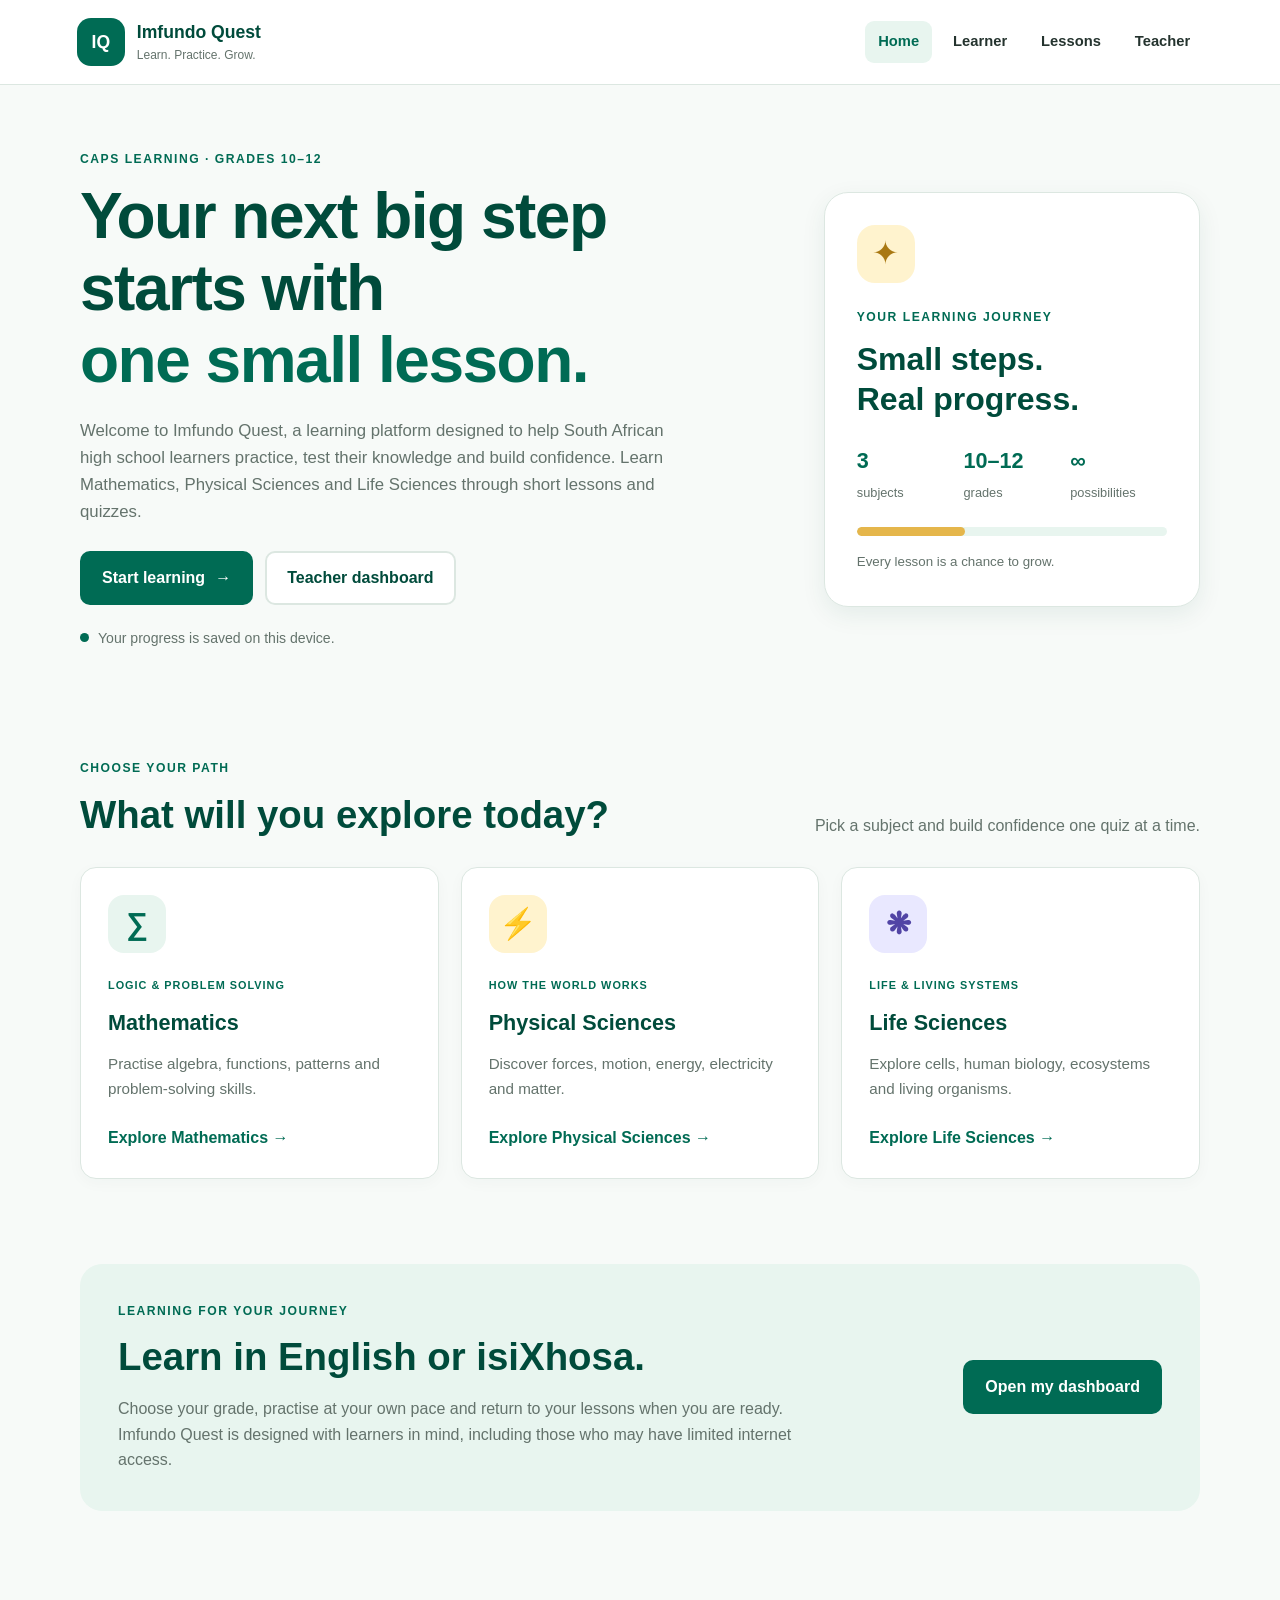
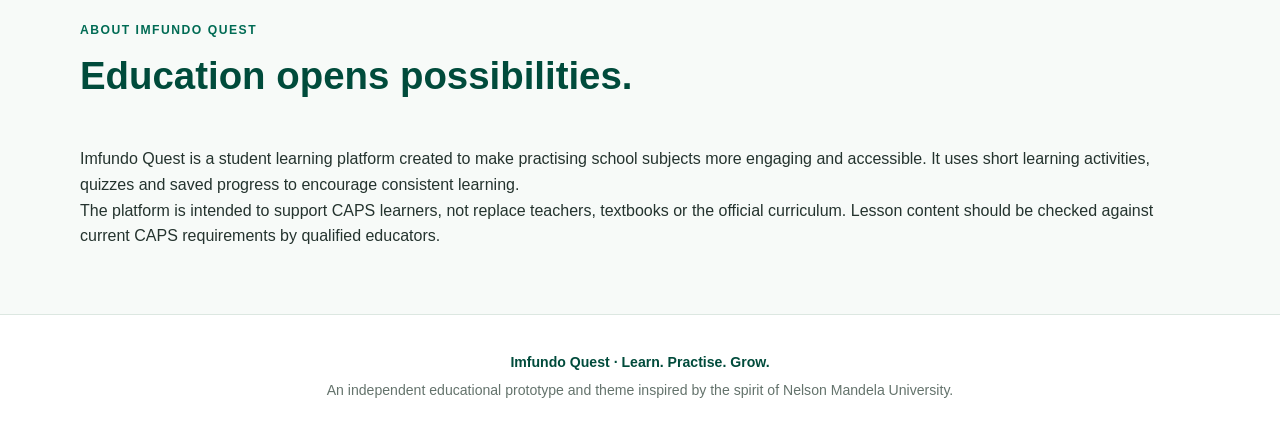
<file: index.html>
<!doctype html>
<html lang="en">
<head>
  <meta charset="utf-8">
  <meta name="viewport" content="width=device-width, initial-scale=1">
  <meta name="theme-color" content="#006b54">

  <meta
    name="description"
    content="Imfundo Quest is a CAPS learning platform helping Grade 10, 11 and 12 learners practise and grow."
  >

  <title>Imfundo Quest | Learn. Practise. Grow.</title>

  <!-- Link the stylesheet -->
  <link rel="stylesheet" href="style.css">

  <!-- App installation information -->
  <link rel="manifest" href="manifest.json">

  <!-- JavaScript files -->
  <script src="/js/storage.js" defer></script>
  <script src="/js/app.js" defer></script>
</head>

<body>
  <!-- Website header and navigation -->
  <header class="site-header">
    <a class="brand" href="index.html" aria-label="Imfundo Quest home">
      <span class="brand-mark" aria-hidden="true">IQ</span>

      <span>
        Imfundo Quest
        <small>Learn. Practice. Grow.</small>
      </span>
    </a>

    <nav aria-label="Main navigation">
      <a class="active" href="index.html" aria-current="page">Home</a>
      <a href="Pages/learner.html">Learner</a>
      <a href="Pages/lessons.html">Lessons</a>
      <a href="Pages/teacher.html">Teacher</a>
    </nav>
  </header>

  <!-- Main homepage content -->
  <main class="container">

    <!-- Welcome section -->
    <section class="hero" aria-labelledby="hero-title">
      <div class="hero-copy">
        <p class="eyebrow">CAPS LEARNING · GRADES 10–12</p>

        <h1 id="hero-title">
          Your next big step starts with
          <span>one small lesson.</span>
        </h1>

        <p>
          Welcome to Imfundo Quest, a learning platform designed to help
          South African high school learners practice, test their knowledge
          and build confidence. Learn Mathematics, Physical Sciences and
          Life Sciences through short lessons and quizzes.
        </p>

        <div class="hero-actions">
          <a class="button button-primary" href="Pages/learner.html">
            Start learning <span aria-hidden="true">→</span>
          </a>

          <a class="button button-light" href="Pages/teacher.html">
            Teacher dashboard
          </a>
        </div>

        <p class="hero-note">
          <span class="status-dot" aria-hidden="true"></span>
          Your progress is saved on this device.
        </p>
      </div>

      <!-- Learning journey card -->
      <aside class="hero-card" aria-label="Learning journey overview">
        <div class="sun-icon" aria-hidden="true">✦</div>

        <p class="eyebrow">YOUR LEARNING JOURNEY</p>

        <h2>Small steps.<br>Real progress.</h2>

        <div class="mini-stats">
          <div>
            <strong>3</strong>
            <span>subjects</span>
          </div>

          <div>
            <strong>10–12</strong>
            <span>grades</span>
          </div>

          <div>
            <strong>∞</strong>
            <span>possibilities</span>
          </div>
        </div>

        <div class="progress-track" aria-hidden="true">
          <span style="width: 35%"></span>
        </div>

        <small>Every lesson is a chance to grow.</small>
      </aside>
    </section>

    <!-- Subject selection -->
    <section class="section" aria-labelledby="subjects-title">
      <div class="section-heading">
        <div>
          <p class="eyebrow">CHOOSE YOUR PATH</p>
          <h2 id="subjects-title">What will you explore today?</h2>
        </div>

        <p>
          Pick a subject and build confidence one quiz at a time.
        </p>
      </div>

      <div class="subject-grid">

        <!-- Mathematics -->
        <article class="subject-card math-card">
          <div class="subject-symbol" aria-hidden="true">∑</div>

          <p class="eyebrow">LOGIC &amp; PROBLEM SOLVING</p>

          <h3>Mathematics</h3>

          <p>
            Practise algebra, functions, patterns and problem-solving skills.
          </p>

          <a href="Pages/lessons.html?subject=mathematics">
            Explore Mathematics →
          </a>
        </article>

        <!-- Physical Sciences -->
        <article class="subject-card physics-card">
          <div class="subject-symbol" aria-hidden="true">⚡</div>

          <p class="eyebrow">HOW THE WORLD WORKS</p>

          <h3>Physical Sciences</h3>

          <p>
            Discover forces, motion, energy, electricity and matter.
          </p>

          <a href="Pages/lessons.html?subject=physical-sciences">
            Explore Physical Sciences →
          </a>
        </article>

        <!-- Life Sciences -->
        <article class="subject-card life-card">
          <div class="subject-symbol" aria-hidden="true">❋</div>

          <p class="eyebrow">LIFE &amp; LIVING SYSTEMS</p>

          <h3>Life Sciences</h3>

          <p>
            Explore cells, human biology, ecosystems and living organisms.
          </p>

          <a href="Pages/lessons.html?subject=life-sciences">
            Explore Life Sciences →
          </a>
        </article>

      </div>
    </section>

    <!-- Language and learning information -->
    <section class="callout" aria-labelledby="language-title">
      <div>
        <p class="eyebrow">LEARNING FOR YOUR JOURNEY</p>

        <h2 id="language-title">Learn in English or isiXhosa.</h2>

        <p>
          Choose your grade, practise at your own pace and return to your
          lessons when you are ready. Imfundo Quest is designed with
          learners in mind, including those who may have limited internet
          access.
        </p>
      </div>

      <a class="button button-primary" href="Pages/learner.html">
        Open my dashboard
      </a>
    </section>

    <!-- About the platform -->
    <section class="section" aria-labelledby="about-title">
      <div class="section-heading">
        <div>
          <p class="eyebrow">ABOUT IMFUNDO QUEST</p>
          <h2 id="about-title">Education opens possibilities.</h2>
        </div>
      </div>

      <p>
        Imfundo Quest is a student learning platform created to make
        practising school subjects more engaging and accessible. It uses
        short learning activities, quizzes and saved progress to encourage
        consistent learning.
      </p>

      <p>
        The platform is intended to support CAPS learners, not replace
        teachers, textbooks or the official curriculum. Lesson content
        should be checked against current CAPS requirements by qualified
        educators.
      </p>
    </section>

  </main>

  <!-- Footer -->
  <footer class="site-footer">
    <p>
      Imfundo Quest · Learn. Practise. Grow.
    </p>

    <p>
      An independent educational prototype and theme inspired by the spirit of
      Nelson Mandela University.
    </p>
  </footer>
</body>
</html>
</file>
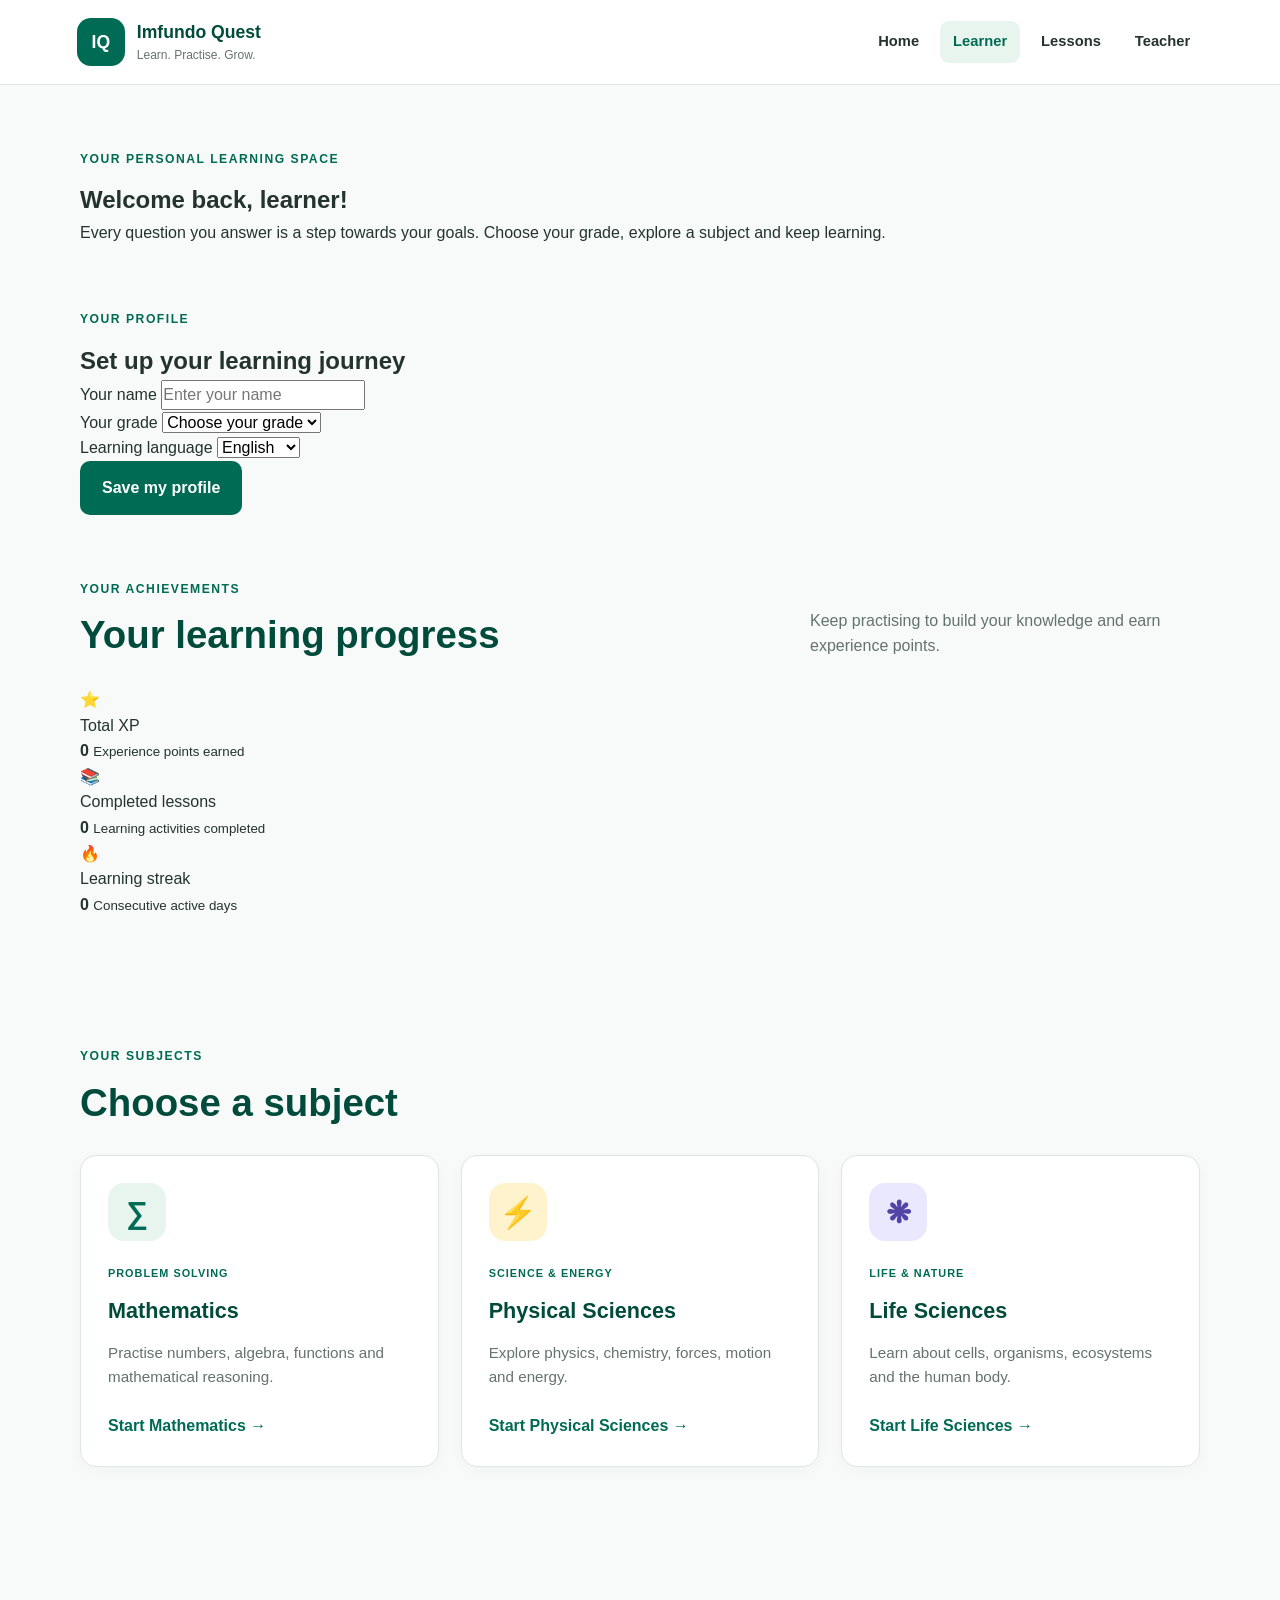
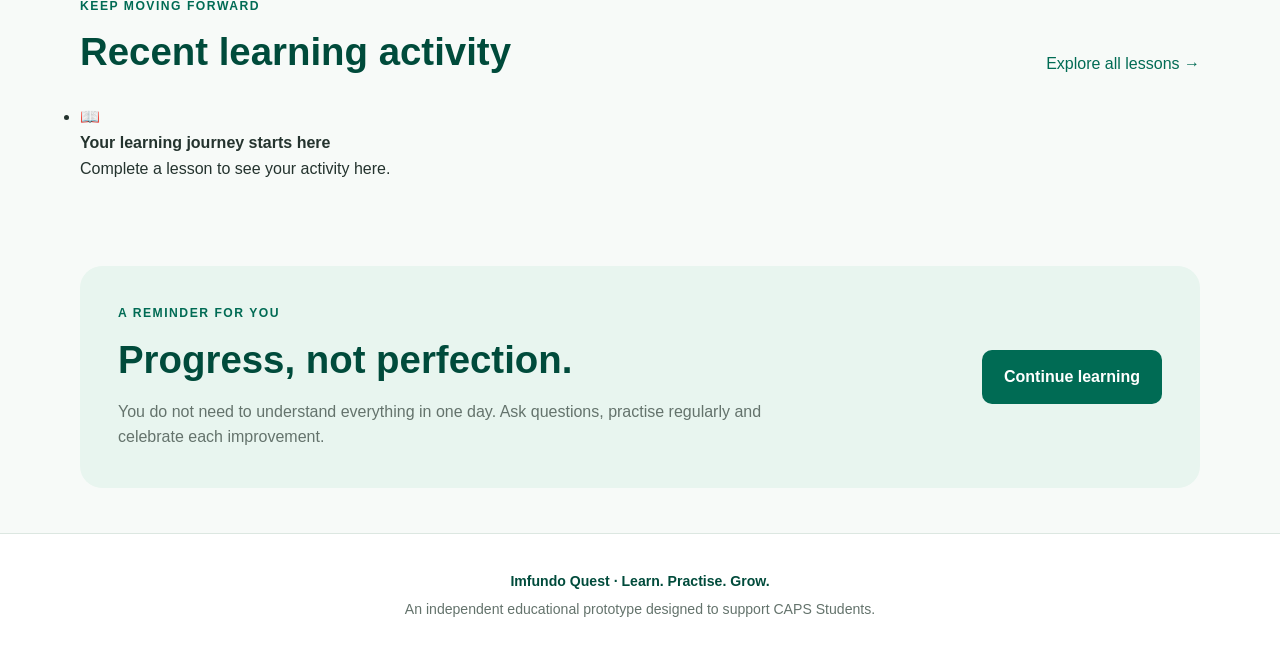
<file: Pages/learner.html>
<!doctype html>
<html lang="en">
<head>
  <meta charset="utf-8">
  <meta name="viewport" content="width=device-width, initial-scale=1">
  <meta name="theme-color" content="#006b54">

  <meta
    name="description"
    content="Your personal Imfundo Quest learning dashboard."
  >

  <title>Learner Dashboard | Imfundo Quest</title>

  <link rel="stylesheet" href="../style.css">

  <link rel="manifest" href="../manifest.json">

  <script src="/js/storage.js"></script>
  <script src="/js/app.js"></script>
</head>

<body>
  <!-- Header -->
  <header class="site-header">
    <a class="brand" href="/index.html" aria-label="Imfundo Quest home">
      <span class="brand-mark" aria-hidden="true">IQ</span>

      <span>
        Imfundo Quest
        <small>Learn. Practise. Grow.</small>
      </span>
    </a>

    <nav aria-label="Main navigation">
      <a href="/index.html">Home</a>
      <a class="active" href="learner.html" aria-current="page">Learner</a>
      <a href="lessons.html">Lessons</a>
      <a href="teacher.html">Teacher</a>
    </nav>
  </header>

  <main class="container">
    <!-- Welcome section -->
    <section class="section" aria-labelledby="welcome-title">
      <p class="eyebrow">YOUR PERSONAL LEARNING SPACE</p>

      <h1 id="welcome-title">
        Welcome back, learner!
      </h1>

      <p>
        Every question you answer is a step towards your goals.
        Choose your grade, explore a subject and keep learning.
      </p>
    </section>

    <!-- Learner profile -->
    <section class="learner-panel" aria-labelledby="profile-title">
      <div class="panel-heading">
        <div>
          <p class="eyebrow">YOUR PROFILE</p>
          <h2 id="profile-title">Set up your learning journey</h2>
        </div>
      </div>

      <form id="learner-profile-form">
        <div class="form-grid">
          <div class="form-group">
            <label for="learner-name">Your name</label>

            <input
              type="text"
              id="learner-name"
              name="learnerName"
              placeholder="Enter your name"
              autocomplete="given-name"
              maxlength="60"
              required
            >
          </div>

          <div class="form-group">
            <label for="learner-grade">Your grade</label>

            <select id="learner-grade" name="grade" required>
              <option value="">Choose your grade</option>
              <option value="10">Grade 10</option>
              <option value="11">Grade 11</option>
              <option value="12">Grade 12</option>
            </select>
          </div>

          <div class="form-group">
            <label for="learner-language">Learning language</label>

            <select id="learner-language" name="language" required>
              <option value="en">English</option>
              <option value="xh">isiXhosa</option>
            </select>
          </div>
        </div>

        <button class="button button-primary" type="submit">
          Save my profile
        </button>

        <p
          id="profile-message"
          class="form-message"
          role="status"
          aria-live="polite"
        ></p>
      </form>
    </section>

    <!-- Progress dashboard -->
    <section class="section" aria-labelledby="progress-title">
      <div class="section-heading">
        <div>
          <p class="eyebrow">YOUR ACHIEVEMENTS</p>
          <h2 id="progress-title">Your learning progress</h2>
        </div>

        <p>
          Keep practising to build your knowledge and earn experience points.
        </p>
      </div>

      <div class="learner-stats">
        <article class="stat-card">
          <span class="stat-icon" aria-hidden="true">⭐</span>
          <p>Total XP</p>
          <strong id="learner-xp">0</strong>
          <small>Experience points earned</small>
        </article>

        <article class="stat-card">
          <span class="stat-icon" aria-hidden="true">📚</span>
          <p>Completed lessons</p>
          <strong id="completed-lessons">0</strong>
          <small>Learning activities completed</small>
        </article>

        <article class="stat-card">
          <span class="stat-icon" aria-hidden="true">🔥</span>
          <p>Learning streak</p>
          <strong id="learning-streak">0</strong>
          <small>Consecutive active days</small>
        </article>
      </div>
    </section>

    <!-- Subjects -->
    <section class="section" aria-labelledby="subjects-title">
      <div class="section-heading">
        <div>
          <p class="eyebrow">YOUR SUBJECTS</p>
          <h2 id="subjects-title">Choose a subject</h2>
        </div>
      </div>

      <div class="subject-grid">
        <article class="subject-card">
          <div class="subject-symbol" aria-hidden="true">∑</div>

          <p class="eyebrow">PROBLEM SOLVING</p>
          <h3>Mathematics</h3>

          <p>
            Practise numbers, algebra, functions and mathematical reasoning.
          </p>

          <a href="lessons.html?subject=mathematics">
            Start Mathematics →
          </a>
        </article>

        <article class="subject-card physics-card">
          <div class="subject-symbol" aria-hidden="true">⚡</div>

          <p class="eyebrow">SCIENCE &amp; ENERGY</p>
          <h3>Physical Sciences</h3>

          <p>
            Explore physics, chemistry, forces, motion and energy.
          </p>

          <a href="lessons.html?subject=physical-sciences">
            Start Physical Sciences →
          </a>
        </article>

        <article class="subject-card life-card">
          <div class="subject-symbol" aria-hidden="true">❋</div>

          <p class="eyebrow">LIFE &amp; NATURE</p>
          <h3>Life Sciences</h3>

          <p>
            Learn about cells, organisms, ecosystems and the human body.
          </p>

          <a href="lessons.html?subject=life-sciences">
            Start Life Sciences →
          </a>
        </article>
      </div>
    </section>

    <!-- Recent activity -->
    <section class="section" aria-labelledby="activity-title">
      <div class="section-heading">
        <div>
          <p class="eyebrow">KEEP MOVING FORWARD</p>
          <h2 id="activity-title">Recent learning activity</h2>
        </div>

        <a href="lessons.html">Explore all lessons →</a>
      </div>

      <div class="activity-panel">
        <ul id="recent-activity" aria-live="polite">
          <li>
            <span class="activity-icon" aria-hidden="true">📖</span>

            <div>
              <strong>Your learning journey starts here</strong>
              <p>Complete a lesson to see your activity here.</p>
            </div>
          </li>
        </ul>
      </div>
    </section>

    <!-- Learning encouragement -->
    <section class="callout" aria-labelledby="motivation-title">
      <div>
        <p class="eyebrow">A REMINDER FOR YOU</p>

        <h2 id="motivation-title">Progress, not perfection.</h2>

        <p>
          You do not need to understand everything in one day.
          Ask questions, practise regularly and celebrate each improvement.
        </p>
      </div>

      <a class="button button-primary" href="lessons.html">
        Continue learning
      </a>
    </section>
  </main>

  <!-- Footer -->
  <footer class="site-footer">
    <p>Imfundo Quest · Learn. Practise. Grow.</p>

    <p>
      An independent educational prototype designed to support
      CAPS Students.
    </p>
  </footer>
</body>
</html>
</file>
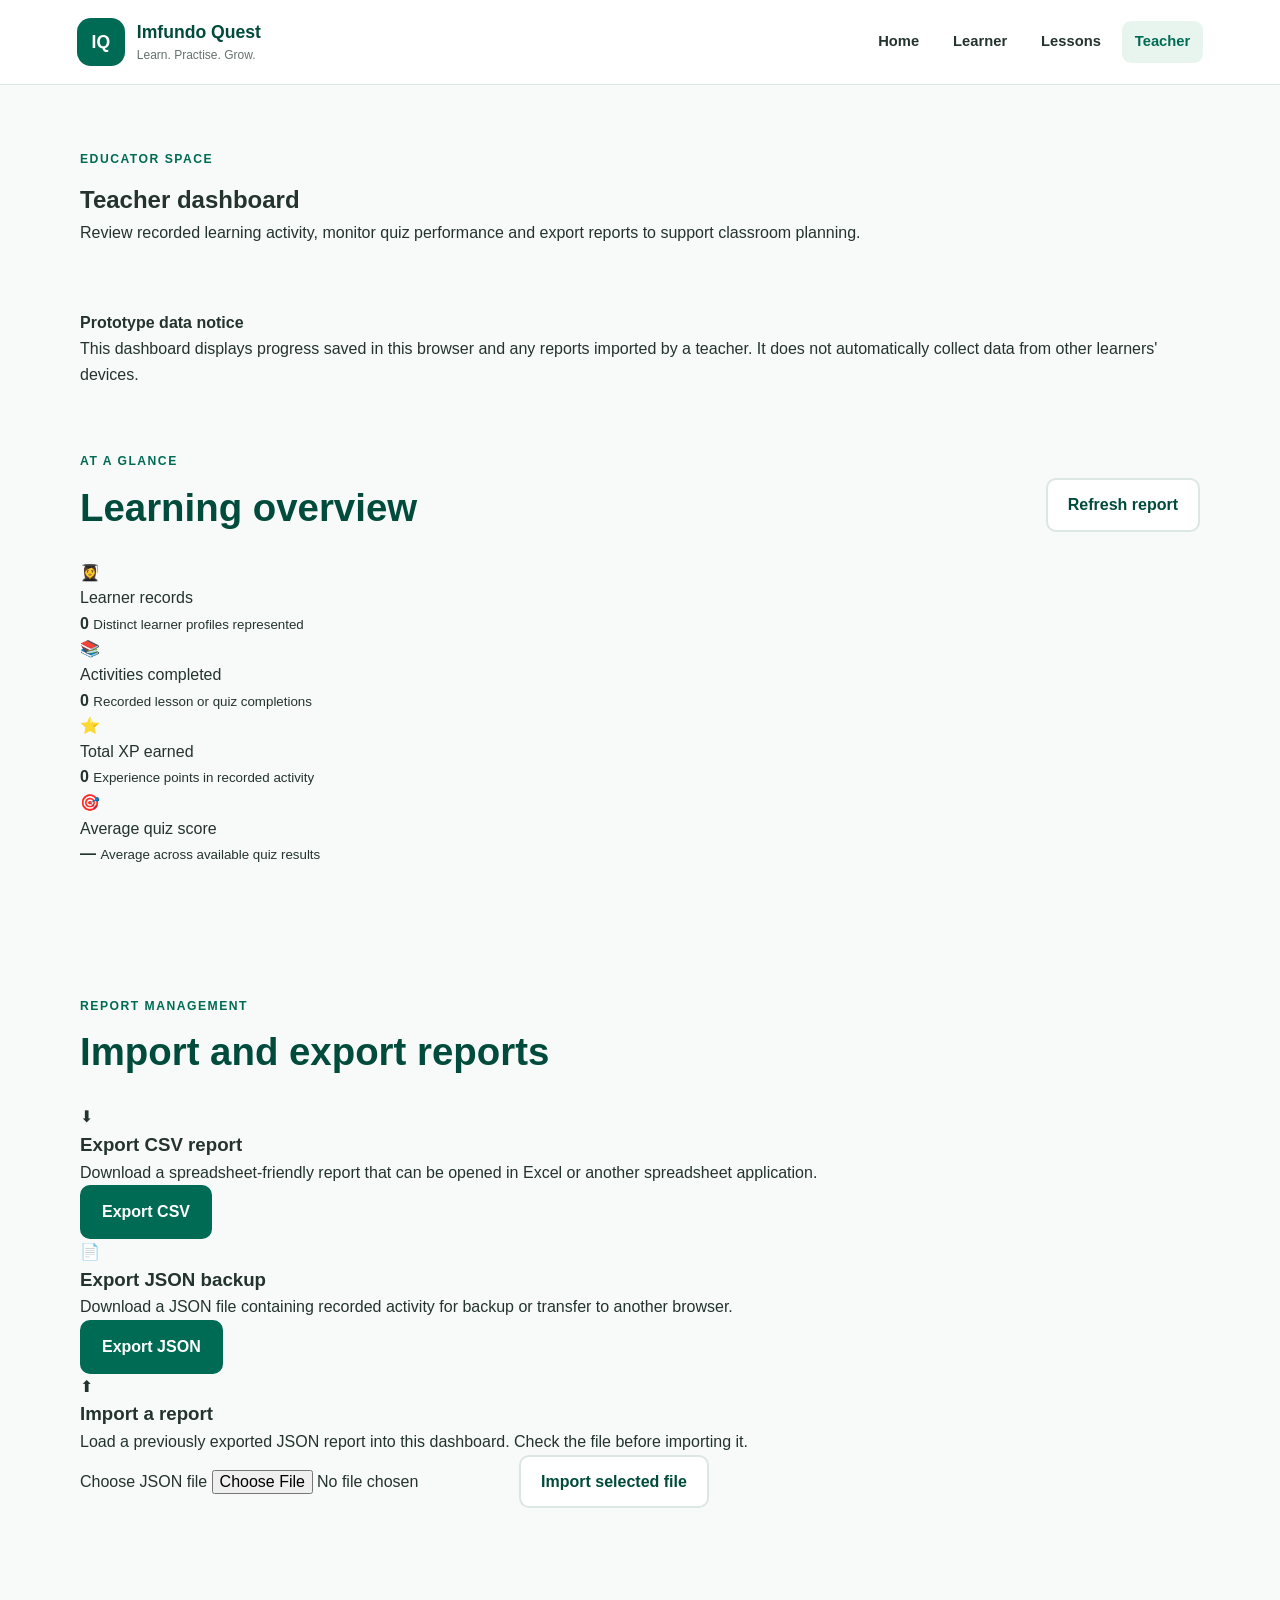
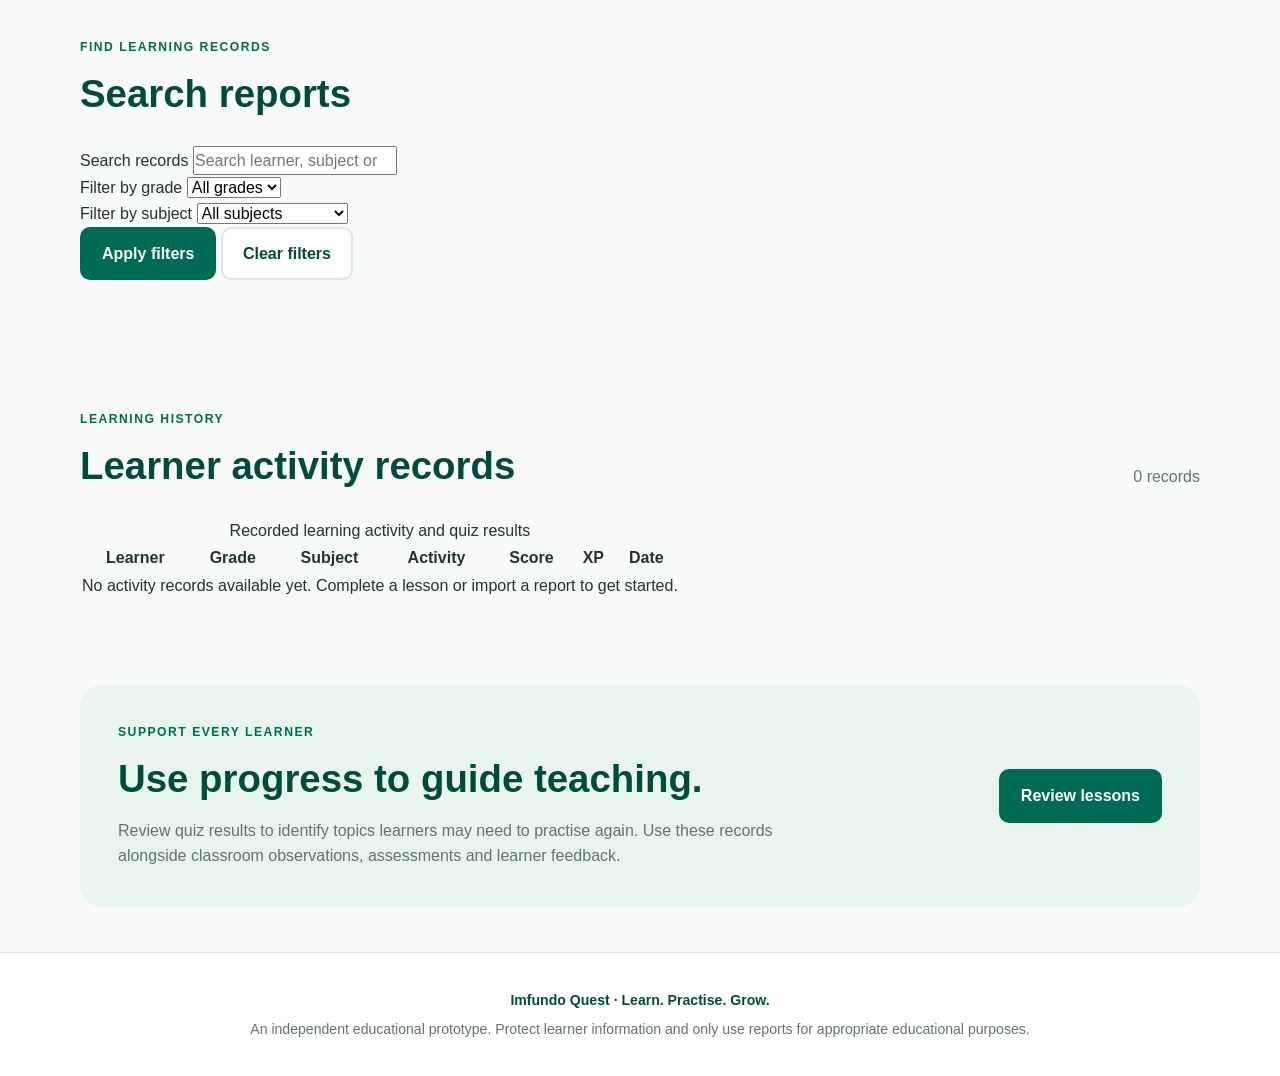
<file: Pages/teacher.html>
<!doctype html>
<html lang="en">
<head>
  <meta charset="utf-8">
  <meta name="viewport" content="width=device-width, initial-scale=1">
  <meta name="theme-color" content="#006b54">

  <meta
    name="description"
    content="Teacher dashboard for reviewing Imfundo Quest learner progress and quiz results."
  >

  <title>Teacher Dashboard | Imfundo Quest</title>

  <link rel="stylesheet" href="../style.css">
  <link rel="manifest" href="../manifest.json">

  <script src="/js/storage.js"></script>
  <script src="/js/app.js"></script>
  <script src="/js/teacher.js"></script>
</head>

<body>
  <!-- Header -->
  <header class="site-header">
    <a class="brand" href="index.html" aria-label="Imfundo Quest home">
      <span class="brand-mark" aria-hidden="true">IQ</span>

      <span>
        Imfundo Quest
        <small>Learn. Practise. Grow.</small>
      </span>
    </a>

    <nav aria-label="Main navigation">
      <a href="/index.html">Home</a>
      <a href="learner.html">Learner</a>
      <a href="lessons.html">Lessons</a>
      <a class="active" href="teacher.html" aria-current="page">Teacher</a>
    </nav>
  </header>

  <main class="container">

    <!-- Page introduction -->
    <section class="section" aria-labelledby="teacher-title">
      <p class="eyebrow">EDUCATOR SPACE</p>

      <h1 id="teacher-title">Teacher dashboard</h1>

      <p>
        Review recorded learning activity, monitor quiz performance and
        export reports to support classroom planning.
      </p>
    </section>

    <!-- Privacy notice -->
    <aside class="teacher-notice" aria-label="Important information">
      <strong>Prototype data notice</strong>

      <p>
        This dashboard displays progress saved in this browser and any
        reports imported by a teacher. It does not automatically collect
        data from other learners' devices.
      </p>
    </aside>

    <!-- Overview statistics -->
    <section class="section" aria-labelledby="overview-title">
      <div class="section-heading">
        <div>
          <p class="eyebrow">AT A GLANCE</p>
          <h2 id="overview-title">Learning overview</h2>
        </div>

        <button
          class="button button-light"
          id="refresh-report"
          type="button"
        >
          Refresh report
        </button>
      </div>

      <div class="teacher-stats">
        <article class="stat-card">
          <span class="stat-icon" aria-hidden="true">👩‍🎓</span>
          <p>Learner records</p>
          <strong id="teacher-learner-count">0</strong>
          <small>Distinct learner profiles represented</small>
        </article>

        <article class="stat-card">
          <span class="stat-icon" aria-hidden="true">📚</span>
          <p>Activities completed</p>
          <strong id="teacher-completion-count">0</strong>
          <small>Recorded lesson or quiz completions</small>
        </article>

        <article class="stat-card">
          <span class="stat-icon" aria-hidden="true">⭐</span>
          <p>Total XP earned</p>
          <strong id="teacher-total-xp">0</strong>
          <small>Experience points in recorded activity</small>
        </article>

        <article class="stat-card">
          <span class="stat-icon" aria-hidden="true">🎯</span>
          <p>Average quiz score</p>
          <strong id="teacher-average-score">—</strong>
          <small>Average across available quiz results</small>
        </article>
      </div>
    </section>

    <!-- Report actions -->
    <section class="section" aria-labelledby="reports-title">
      <div class="section-heading">
        <div>
          <p class="eyebrow">REPORT MANAGEMENT</p>
          <h2 id="reports-title">Import and export reports</h2>
        </div>
      </div>

      <div class="report-actions">

        <article class="report-card">
          <span class="report-icon" aria-hidden="true">⬇</span>

          <h3>Export CSV report</h3>

          <p>
            Download a spreadsheet-friendly report that can be opened
            in Excel or another spreadsheet application.
          </p>

          <button
            class="button button-primary"
            id="export-csv"
            type="button"
          >
            Export CSV
          </button>
        </article>

        <article class="report-card">
          <span class="report-icon" aria-hidden="true">📄</span>

          <h3>Export JSON backup</h3>

          <p>
            Download a JSON file containing recorded activity for
            backup or transfer to another browser.
          </p>

          <button
            class="button button-primary"
            id="export-json"
            type="button"
          >
            Export JSON
          </button>
        </article>

        <article class="report-card">
          <span class="report-icon" aria-hidden="true">⬆</span>

          <h3>Import a report</h3>

          <p>
            Load a previously exported JSON report into this dashboard.
            Check the file before importing it.
          </p>

          <label class="file-label" for="import-report">
            Choose JSON file
          </label>

          <input
            type="file"
            id="import-report"
            accept=".json,application/json"
          >

          <button
            class="button button-light"
            id="import-json"
            type="button"
          >
            Import selected file
          </button>
        </article>

      </div>

      <p
        id="report-message"
        class="form-message"
        role="status"
        aria-live="polite"
      ></p>
    </section>

    <!-- Search and filter records -->
    <section class="section" aria-labelledby="search-title">
      <div class="section-heading">
        <div>
          <p class="eyebrow">FIND LEARNING RECORDS</p>
          <h2 id="search-title">Search reports</h2>
        </div>
      </div>

      <form id="teacher-search-form" class="teacher-search">
        <div class="form-group">
          <label for="report-search">Search records</label>

          <input
            type="search"
            id="report-search"
            name="search"
            placeholder="Search learner, subject or lesson"
          >
        </div>

        <div class="form-group">
          <label for="filter-grade">Filter by grade</label>

          <select id="filter-grade" name="grade">
            <option value="">All grades</option>
            <option value="10">Grade 10</option>
            <option value="11">Grade 11</option>
            <option value="12">Grade 12</option>
          </select>
        </div>

        <div class="form-group">
          <label for="filter-subject">Filter by subject</label>

          <select id="filter-subject" name="subject">
            <option value="">All subjects</option>
            <option value="mathematics">Mathematics</option>
            <option value="physical-sciences">Physical Sciences</option>
            <option value="life-sciences">Life Sciences</option>
          </select>
        </div>

        <button class="button button-primary" type="submit">
          Apply filters
        </button>

        <button class="button button-light" id="clear-filters" type="button">
          Clear filters
        </button>
      </form>
    </section>

    <!-- Learner activity table -->
    <section class="section" aria-labelledby="records-title">
      <div class="section-heading">
        <div>
          <p class="eyebrow">LEARNING HISTORY</p>
          <h2 id="records-title">Learner activity records</h2>
        </div>

        <p id="record-count" aria-live="polite">
          0 records
        </p>
      </div>

      <div class="table-container">
        <table class="teacher-table">
          <caption>
            Recorded learning activity and quiz results
          </caption>

          <thead>
            <tr>
              <th scope="col">Learner</th>
              <th scope="col">Grade</th>
              <th scope="col">Subject</th>
              <th scope="col">Activity</th>
              <th scope="col">Score</th>
              <th scope="col">XP</th>
              <th scope="col">Date</th>
            </tr>
          </thead>

          <tbody id="teacher-report-body">
            <tr>
              <td colspan="7">
                No activity records available yet. Complete a lesson
                or import a report to get started.
              </td>
            </tr>
          </tbody>
        </table>
      </div>
    </section>

    <!-- Teaching guidance -->
    <section class="callout" aria-labelledby="guidance-title">
      <div>
        <p class="eyebrow">SUPPORT EVERY LEARNER</p>

        <h2 id="guidance-title">Use progress to guide teaching.</h2>

        <p>
          Review quiz results to identify topics learners may need
          to practise again. Use these records alongside classroom
          observations, assessments and learner feedback.
        </p>
      </div>

      <a class="button button-primary" href="lessons.html">
        Review lessons
      </a>
    </section>

  </main>

  <!-- Footer -->
  <footer class="site-footer">
    <p>Imfundo Quest · Learn. Practise. Grow.</p>

    <p>
      An independent educational prototype. Protect learner information
      and only use reports for appropriate educational purposes.
    </p>
  </footer>
</body>
</html>
</file>
<file: style.css>
/* ========================================
   IMFUNDO QUEST
   Main stylesheet
   Colours: Green, gold and white
======================================== */

:root {
  --green: #006b54;
  --dark-green: #004b3b;
  --light-green: #e8f5ef;
  --gold: #e5b64b;
  --dark-gold: #a97812;
  --white: #ffffff;
  --background: #f7faf8;
  --text: #24332e;
  --muted: #64736c;
  --border: #dce7e1;
  --shadow: 0 8px 25px rgba(0, 75, 59, 0.08);
  --radius: 16px;
}

/* 2. Basic reset */

* {
  box-sizing: border-box;
  margin: 0;
  padding: 0;
}

html {
  scroll-behavior: smooth;
}

body {
  min-height: 100vh;
  font-family: Arial, Helvetica, sans-serif;
  background: var(--background);
  color: var(--text);
  line-height: 1.6;
  font-size: 16px;
}

img {
  max-width: 100%;
  height: auto;
}

a {
  color: var(--green);
  text-decoration: none;
}

a:hover {
  color: var(--dark-green);
}

button,
input,
select,
textarea {
  font: inherit;
}

/* 3. Keyboard accessibility */

a:focus-visible,
button:focus-visible,
input:focus-visible,
select:focus-visible,
textarea:focus-visible {
  outline: 3px solid var(--gold);
  outline-offset: 4px;
}

/* 4. Header and navigation */

.site-header {
  display: flex;
  align-items: center;
  justify-content: space-between;
  flex-wrap: wrap;
  gap: 20px;
  padding: 18px 6%;
  background: var(--white);
  border-bottom: 1px solid var(--border);
}

.brand {
  display: flex;
  align-items: center;
  gap: 12px;
  color: var(--dark-green);
  font-size: 1.1rem;
  font-weight: 800;
}

.brand:hover {
  color: var(--green);
}

.brand-mark {
  display: grid;
  place-items: center;
  width: 48px;
  height: 48px;
  border-radius: 14px;
  background: var(--green);
  color: var(--white);
  font-size: 1.1rem;
  font-weight: 800;
}

.brand small {
  display: block;
  color: var(--muted);
  font-size: 0.75rem;
  font-weight: 400;
}

.site-header nav {
  display: flex;
  align-items: center;
  flex-wrap: wrap;
  gap: 8px;
}

.site-header nav a {
  padding: 9px 13px;
  border-radius: 9px;
  color: var(--text);
  font-size: 0.92rem;
  font-weight: 600;
  transition:
    background-color 0.2s ease,
    color 0.2s ease;
}

.site-header nav a:hover,
.site-header nav a.active {
  background: var(--light-green);
  color: var(--green);
}

/* 5. Main page container */

.container {
  width: min(1120px, 90%);
  margin: 0 auto;
}

.section {
  padding: 65px 0;
}

.section-heading {
  display: flex;
  align-items: end;
  justify-content: space-between;
  flex-wrap: wrap;
  gap: 20px;
  margin-bottom: 28px;
}

.section-heading > p {
  max-width: 390px;
  color: var(--muted);
}

/* 6. Small headings */

.eyebrow {
  margin-bottom: 12px;
  color: var(--green);
  font-size: 0.76rem;
  font-weight: 800;
  letter-spacing: 1.5px;
  text-transform: uppercase;
}

/* 7. Hero section */

.hero {
  display: grid;
  grid-template-columns: 1.3fr 0.7fr;
  align-items: center;
  gap: 45px;
  padding: 65px 0 45px;
}

.hero-copy h1 {
  max-width: 700px;
  margin-bottom: 22px;
  color: var(--dark-green);
  font-size: clamp(2.3rem, 5vw, 4.2rem);
  line-height: 1.12;
  letter-spacing: -1.5px;
}

.hero-copy h1 span {
  display: block;
  color: var(--green);
}

.hero-copy > p:not(.eyebrow, .hero-note) {
  max-width: 620px;
  margin-bottom: 25px;
  color: var(--muted);
  font-size: 1.05rem;
}

.hero-actions {
  display: flex;
  flex-wrap: wrap;
  gap: 12px;
}

/* 8. Buttons */

.button {
  display: inline-flex;
  align-items: center;
  justify-content: center;
  gap: 10px;
  min-height: 46px;
  padding: 12px 20px;
  border: 2px solid transparent;
  border-radius: 10px;
  font-weight: 700;
  text-align: center;
  cursor: pointer;
  transition:
    transform 0.2s ease,
    background-color 0.2s ease,
    box-shadow 0.2s ease;
}

.button:hover {
  transform: translateY(-2px);
}

.button-primary {
  background: var(--green);
  color: var(--white);
}

.button-primary:hover {
  background: var(--dark-green);
  color: var(--white);
  box-shadow: var(--shadow);
}

.button-light {
  border-color: var(--border);
  background: var(--white);
  color: var(--dark-green);
}

.button-light:hover {
  border-color: var(--green);
  background: var(--light-green);
  color: var(--dark-green);
}

.hero-note {
  display: flex;
  align-items: center;
  gap: 9px;
  margin-top: 22px;
  color: var(--muted);
  font-size: 0.88rem;
}

.status-dot {
  width: 9px;
  height: 9px;
  border-radius: 50%;
  background: var(--green);
}

/* 9. Hero learning card */

.hero-card {
  position: relative;
  overflow: hidden;
  padding: 32px;
  border: 1px solid var(--border);
  border-radius: 24px;
  background: var(--white);
  box-shadow: var(--shadow);
  animation: float-in 0.7s ease both;
}

.sun-icon {
  display: grid;
  place-items: center;
  width: 58px;
  height: 58px;
  margin-bottom: 25px;
  border-radius: 18px;
  background: #fff3ce;
  color: var(--dark-gold);
  font-size: 2rem;
}

.hero-card h2 {
  margin-bottom: 25px;
  color: var(--dark-green);
  font-size: 2rem;
  line-height: 1.25;
}

.mini-stats {
  display: grid;
  grid-template-columns: repeat(3, 1fr);
  gap: 10px;
  margin-bottom: 24px;
}

.mini-stats div {
  display: flex;
  flex-direction: column;
  gap: 4px;
}

.mini-stats strong {
  color: var(--green);
  font-size: 1.35rem;
}

.mini-stats span {
  color: var(--muted);
  font-size: 0.8rem;
}

.progress-track {
  overflow: hidden;
  height: 9px;
  margin-bottom: 12px;
  border-radius: 20px;
  background: var(--light-green);
}

.progress-track span {
  display: block;
  height: 100%;
  border-radius: inherit;
  background: var(--gold);
}

.hero-card > small {
  color: var(--muted);
}

/* 10. Section headings */

.section-heading h2,
.callout h2 {
  color: var(--dark-green);
  font-size: clamp(1.7rem, 3vw, 2.4rem);
  line-height: 1.25;
}

/* 11. Subject cards */

.subject-grid {
  display: grid;
  grid-template-columns: repeat(3, minmax(0, 1fr));
  gap: 22px;
}

.subject-card {
  display: flex;
  flex-direction: column;
  align-items: flex-start;
  min-height: 300px;
  padding: 27px;
  border: 1px solid var(--border);
  border-radius: var(--radius);
  background: var(--white);
  box-shadow: 0 4px 15px rgba(0, 75, 59, 0.03);
  transition:
    transform 0.25s ease,
    box-shadow 0.25s ease;
}

.subject-card:hover {
  transform: translateY(-6px);
  box-shadow: var(--shadow);
}

.subject-symbol {
  display: grid;
  place-items: center;
  width: 58px;
  height: 58px;
  margin-bottom: 24px;
  border-radius: 16px;
  background: var(--light-green);
  color: var(--green);
  font-size: 1.9rem;
  font-weight: 700;
}

.physics-card .subject-symbol {
  background: #fff3ce;
  color: var(--dark-gold);
}

.life-card .subject-symbol {
  background: #e9e8ff;
  color: #5144a5;
}

.subject-card .eyebrow {
  font-size: 0.68rem;
  letter-spacing: 1px;
}

.subject-card h3 {
  margin-bottom: 12px;
  color: var(--dark-green);
  font-size: 1.35rem;
}

.subject-card > p:not(.eyebrow) {
  margin-bottom: 24px;
  color: var(--muted);
  font-size: 0.95rem;
}

.subject-card > a {
  margin-top: auto;
  font-weight: 700;
}

.subject-card > a:hover {
  text-decoration: underline;
}

/* 12. Language callout */

.callout {
  display: flex;
  align-items: center;
  justify-content: space-between;
  gap: 30px;
  margin: 20px 0 45px;
  padding: 38px;
  border-radius: 22px;
  background: var(--light-green);
}

.callout > div {
  max-width: 700px;
}

.callout h2 {
  margin-bottom: 15px;
}

.callout p:not(.eyebrow) {
  color: var(--muted);
}

/* 13. About section */

#about-title {
  margin-bottom: 18px;
}

#about-title + p,
#about-title + p + p {
  max-width: 850px;
  margin-bottom: 16px;
  color: var(--muted);
}

/* 14. Footer */

.site-footer {
  padding: 30px 6%;
  border-top: 1px solid var(--border);
  background: var(--white);
  text-align: center;
}

.site-footer p {
  margin: 6px 0;
  color: var(--muted);
  font-size: 0.88rem;
}

.site-footer p:first-child {
  color: var(--dark-green);
  font-weight: 800;
}

/* 15. Animation */

@keyframes float-in {
  from {
    opacity: 0;
    transform: translateY(18px);
  }

  to {
    opacity: 1;
    transform: translateY(0);
  }
}

/* 16. Tablet screens */

@media (max-width: 850px) {
  .site-header {
    justify-content: center;
  }

  .hero {
    grid-template-columns: 1fr;
    gap: 30px;
  }

  .hero-card {
    max-width: 550px;
  }

  .subject-grid {
    grid-template-columns: repeat(2, minmax(0, 1fr));
  }

  .callout {
    align-items: flex-start;
    flex-direction: column;
  }
}

/* 17. Mobile screens */

@media (max-width: 560px) {
  .site-header {
    padding: 16px 5%;
  }

  .site-header nav {
    justify-content: center;
    width: 100%;
    gap: 4px;
  }

  .site-header nav a {
    padding: 8px 9px;
    font-size: 0.82rem;
  }

  .container {
    width: 90%;
  }

  .hero {
    padding-top: 42px;
  }

  .hero-copy h1 {
    font-size: 2.45rem;
    letter-spacing: -0.8px;
  }

  .hero-actions {
    align-items: stretch;
    flex-direction: column;
  }

  .hero-actions .button {
    width: 100%;
  }

  .hero-card {
    padding: 24px;
  }

  .section {
    padding: 45px 0;
  }

  .section-heading {
    align-items: flex-start;
    flex-direction: column;
  }

  .subject-grid {
    grid-template-columns: 1fr;
  }

  .subject-card {
    min-height: auto;
  }

  .callout {
    padding: 25px;
  }

  .callout .button {
    width: 100%;
  }

  .site-footer {
    padding: 25px 5%;
  }
}

/* 18. Reduce motion for accessibility */

@media (prefers-reduced-motion: reduce) {
  *,
  *::before,
  *::after {
    scroll-behavior: auto !important;
    animation-duration: 0.01ms !important;
    animation-iteration-count: 1 !important;
    transition-duration: 0.01ms !important;
  }
}
</file>
